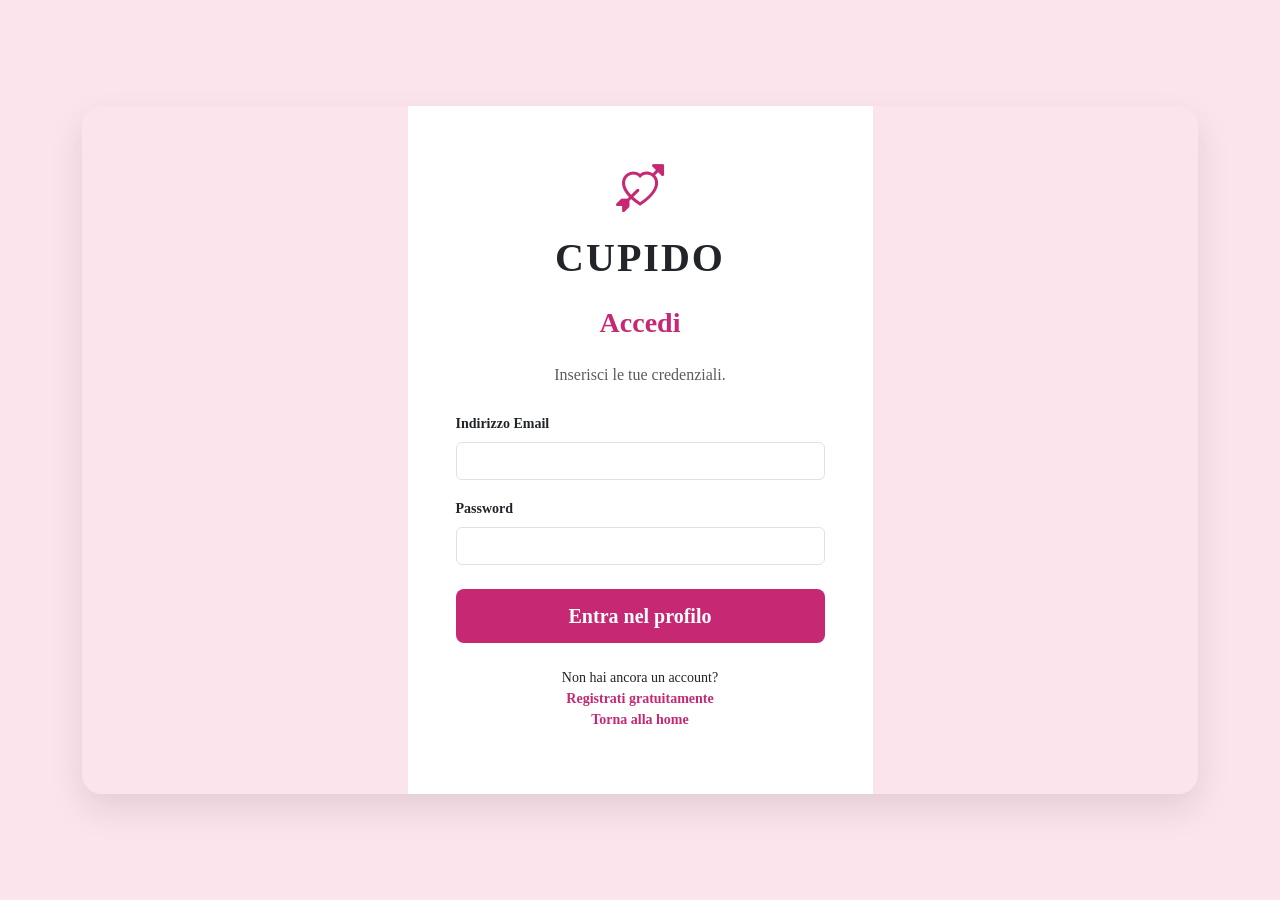
<file: frontend/index.html>
<!DOCTYPE html>
<html lang="it">

<head>
    <meta charset="UTF-8">
    <meta name="viewport" content="width=device-width, initial-scale=1.0">
    <title>DatingApp - Login</title>
    <link href="https://cdn.jsdelivr.net/npm/bootstrap@5.3.2/dist/css/bootstrap.min.css" rel="stylesheet">
    <link rel="stylesheet" href="https://cdn.jsdelivr.net/npm/bootstrap-icons@1.11.1/font/bootstrap-icons.css">

    <style>
        /* Definizione dei colori a tema senza rinominare le classi */
        :root {
            --primary-color: #c62874;
            --accent-color: #fce4ec;
            --text-main: #333;
        }

        body {
            background-color: var(--accent-color);
            font-family: 'Montserrat';
        }

        /* Container principale del layout */
        .main-wrapper {
            min-height: 100vh;
            display: flex;
            align-items: center;
            justify-content: center;
        }

        /* Sezione di sinistra: Immagine e Logo */
        .hero-section {
            background: linear-gradient(rgba(224, 82, 96, 0.6), rgba(0, 0, 0, 0.6)),
                url('https://images.unsplash.com/photo-1518199266791-c379a92b9414?q=80&w=1470&auto=format&fit=crop');
            background-size: cover;
            background-position: center;
            color: white;
            padding: 3rem;
        }

        /* Sezione di destra: Form di Login */
        .auth-section {
            background-color: #ffffff;
            padding: 3rem;
        }

        .form-title {
            color: var(--primary-color);
            font-weight: bold;
            margin-bottom: 1.5rem;
        }

        /* Pulsante d'azione principale */
        .btn-primary-action {
            background-color: var(--primary-color);
            border: none;
            padding: 12px;
            font-weight: 600;
            transition: opacity 0.3s;
        }

        .btn-primary-action:hover {
            background-color: #c62874;
            opacity: 0.9;
        }

        /* Utility per i bordi arrotondati del contenitore */
        .content-box {
            border-radius: 20px;
            overflow: hidden;
            box-shadow: 0 15px 35px rgba(0, 0, 0, 0.1);
        }

        
        .form-control:focus {
            border-color: var(--primary-color);
            box-shadow: 0 0 0 0.2rem rgba(198, 40, 116, 0.25);
        }

        .form-select:focus {
            border-color: var(--primary-color);
            box-shadow: 0 0 0 0.2rem rgba(198, 40, 116, 0.25);
        }
        .form-check-input:checked {
            background-color: var(--primary-color);
            border-color: var(--primary-color);
            box-shadow: 0 0 0 0.2rem rgba(198, 40, 116, 0.25);
        }
        .form-check-input{
            cursor: pointer;
        }

        .form-check-input:focus {
            border-color: var(--primary-color);
            box-shadow: 0 0 0 0.2rem rgba(198, 40, 116, 0.25);
        }
    </style>
</head>

<body>
    <div class="container main-wrapper">
        <div class="row content-box w-100 justify-content-center">
            <div class="col-lg-5 auth-section">
                <!-- logo e nome -->
                <div class="text-center mb-4">
                    <div class="brand-logo mb-2">
                        <i class="bi bi-arrow-through-heart" style="font-size: 3rem; color: var(--primary-color);"></i>
                    </div>
                    <h1 class="fw-bold" style="letter-spacing: 2px;">CUPIDO</h1>
                </div>

                <!-- titoloform -->
                <div class="text-center">
                    <h3 class="form-title">Accedi</h3>
                    <p class="text-muted mb-4">Inserisci le tue credenziali.</p>
                </div>

                <!-- oggetto form -->
                <form id="login-form">
                    <div class="mb-3">
                        <label for="email" class="form-label small fw-bold">Indirizzo Email</label>
                        <input type="email" class="form-control" id="email" required>
                    </div>

                    <div class="mb-4">
                        <label for="password" class="form-label small fw-bold">Password</label>
                        <input type="password" class="form-control" id="password" required>
                    </div>

                    <div class="d-grid">
                        <button type="submit" class="btn btn-primary-action text-white btn-lg">
                            Entra nel profilo
                        </button>
                    </div>
                </form>

                <!-- link che rimanda alla registrazione -->
                <div class="mt-4 text-center">
                    <p class="small">
                        Non hai ancora un account? <br>
                        <a href="registrazione.html" class="text-decoration-none"
                            style="color: var(--primary-color); font-weight: 600;">
                            Registrati gratuitamente
                        </a><br>
                        <a href="home.html" class="text-decoration-none"
                            style="color: var(--primary-color); font-weight: 600;">
                            Torna alla home
                        </a>
                    </p>
                </div>
            </div>
        </div>
    </div>


    <script src="https://cdn.jsdelivr.net/npm/bootstrap@5.3.2/dist/js/bootstrap.bundle.min.js"></script>
</body>

</html>
</file>
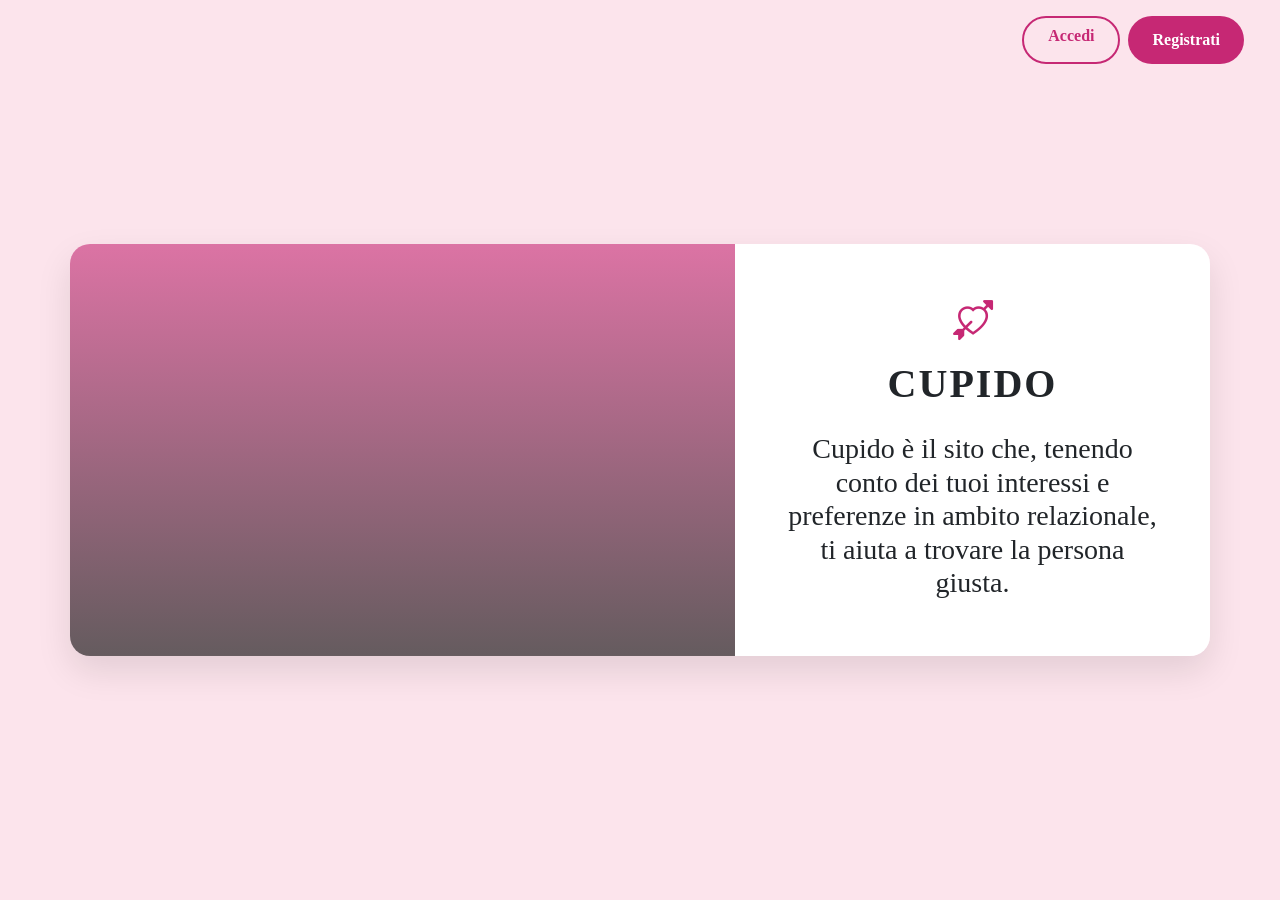
<file: frontend/home.html>
<!DOCTYPE html>
<html lang="it">
<head>
    <meta charset="UTF-8">
    <meta name="viewport" content="width=device-width, initial-scale=1.0">
    <title>Cupido - Registrazione</title>
    <link href="https://cdn.jsdelivr.net/npm/bootstrap@5.3.2/dist/css/bootstrap.min.css" rel="stylesheet">
    <link rel="stylesheet" href="https://cdn.jsdelivr.net/npm/bootstrap-icons@1.11.1/font/bootstrap-icons.css">
    
    <style>
        :root {
            --primary-color: #c62874;
            --accent-color: #fce4ec;
            --text-main: #333;
        }

        body {
            background-color: var(--accent-color);
            font-family: 'Monteserrat';
        }

        .main-wrapper {
            min-height: 100vh;
            display: flex;
            align-items: center;
            justify-content: center;
            padding: 2rem 0; /* Spazio extra per scroll su schermi piccoli */
        }

        .hero-section {
            background: linear-gradient(rgba(198, 40, 116, 0.6), rgba(0, 0, 0, 0.6)), 
                        url('https://images.unsplash.com/reserve/Af0sF2OS5S5gatqrKzVP_Silhoutte.jpg?q=80&w=2070&auto=format&fit=crop&ixlib=rb-4.1.0&ixid=M3wxMjA3fDB8MHxwaG90by1wYWdlfHx8fGVufDB8fHx8fA%3D%3D');
                        /*foto della pagina di apertura*/
            background-size: cover;
            background-position: center;
            color: white;
            padding: 3rem;
        }

        .auth-section {
            background-color: #ffffff;
            padding: 3rem;
        }

        .form-title {
            color: var(--primary-color);
            font-weight: bold;
            margin-bottom: 1rem;
        }

        .btn-primary-action {
            background-color: var(--primary-color);
            border: none;
            padding: 12px;
            font-weight: 600;
            transition: opacity 0.3s;
        }

        .btn-primary-action:hover {
            background-color: #a31f5f;
            opacity: 0.9;
        }

        .content-box {
            border-radius: 20px;
            overflow: hidden;
            box-shadow: 0 15px 35px rgba(0,0,0,0.1);
        }
        .btn-outline-custom{
            color: var(--primary-color);
            border: 2px solid var(--primary-color);
            font-weight: 600;
        }
        .btn-outline-custom:hover{
            background-color: #a31f5f;
            color:white;
            border-color: #a31f5f;
        }

        
        .form-control:focus {
            border-color: var(--primary-color);
            box-shadow: 0 0 0 0.2rem rgba(198, 40, 116, 0.25);
        }

        .form-select:focus {
            border-color: var(--primary-color);
            box-shadow: 0 0 0 0.2rem rgba(198, 40, 116, 0.25);
        }
    </style>
</head>

<body>
    <nav class="navbar navbar-expand-lg fixed-top px-4 py-3"> <!--barra di navigazione-->
        <div class="container-fluid justify-content-end">
            <div class="d-flex gap-2"> <!--dice ai div di rimanere fluidi nell'allinearsi, invece di andare a capo-->
                <a href="index.html" class="btn btn-outline-custom rounded-pill px-4 text-center">
                    Accedi
                </a>
                <a href="registrazione.html" class="btn btn-primary-action text-white rounded-pill px-4">
                    Registrati
                </a>
            </div>
        </div>
    </nav>

    <!--struttura della fascia grafica centrale-->
    <div class="container main-wrapper">
        <div class="row content-box w-100">
            
            <div class="col-lg-7 d-none d-lg-flex hero-section flex-column justify-content-center text-center">
                <!-- eventuale contenuto scritto nel centro 
                VUOTA COME è ADESSO SI PUò TOGLIERE-->
            </div>

            <div class="col-lg-5 auth-section">
                <div class="text-center mb-4">
                    <div class="brand-logo mb-2">
                        <!-- icona -->
                        <i class="bi bi-arrow-through-heart" style="font-size: 2.5rem; color: var(--primary-color);"></i>
                    </div>
                    <!--  -->
                    <h1 class="fw-bold h1" style="letter-spacing: 2px;">CUPIDO</h1>
                </div>
                <div class="text-center">
                    <h3>
                        Cupido è il sito che, tenendo conto dei tuoi interessi e preferenze in ambito relazionale, ti aiuta a trovare la persona giusta.
                    </h3>
                </div>
            </div>

        </div>
    </div>

    <script src="https://cdn.jsdelivr.net/npm/bootstrap@5.3.2/dist/js/bootstrap.bundle.min.js"></script>
</body>
</html>
</file>
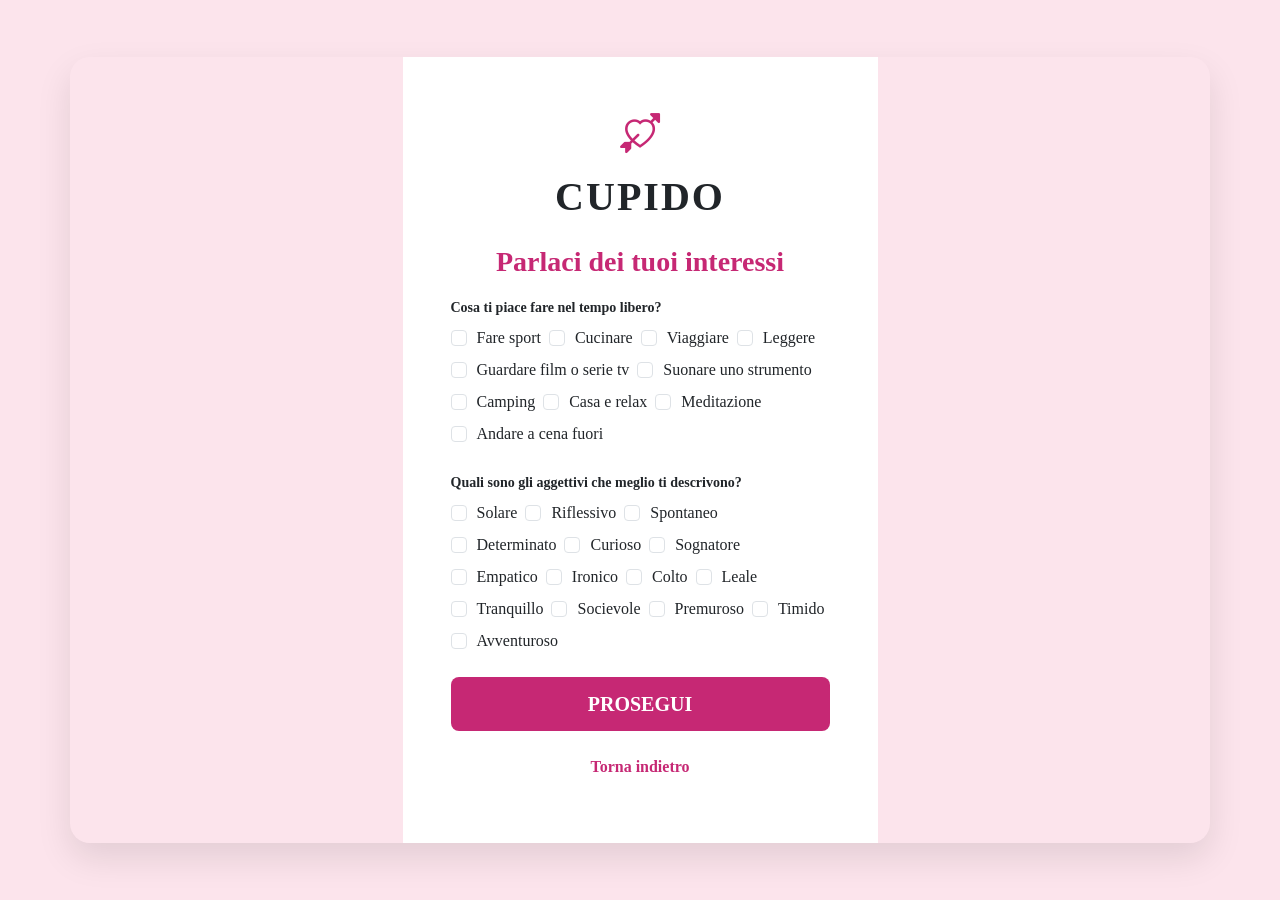
<file: frontend/reg1.html>
<!DOCTYPE html>
<html lang="it">

<head>
    <meta charset="UTF-8">
    <meta name="viewport" content="width=device-width, initial-scale=1.0">
    <title>Cupido - Registrazione</title>
    <link href="https://cdn.jsdelivr.net/npm/bootstrap@5.3.2/dist/css/bootstrap.min.css" rel="stylesheet">
    <link rel="stylesheet" href="https://cdn.jsdelivr.net/npm/bootstrap-icons@1.11.1/font/bootstrap-icons.css">

    <style>
        :root {
            --primary-color: #c62874;
            --accent-color: #fce4ec;
            --text-main: #333;
        }

        body {
            background-color: var(--accent-color);
            font-family: 'Monteserrat';
        }

        .main-wrapper {
            min-height: 100vh;
            display: flex;
            align-items: center;
            justify-content: center;
            padding: 2rem 0;
            /* Spazio extra per scroll su schermi piccoli */
        }

        .hero-section {
            background: linear-gradient(rgba(198, 40, 116, 0.6), rgba(0, 0, 0, 0.6)),
                url('https://images.unsplash.com/photo-1511988617509-a57c8a288659?q=80&w=1471&auto=format&fit=crop');
            background-size: cover;
            background-position: center;
            color: white;
            padding: 3rem;
        }

        .auth-section {
            background-color: #ffffff;
            padding: 3rem;
        }

        .form-title {
            color: var(--primary-color);
            font-weight: bold;
            margin-bottom: 1rem;
        }

        .btn-primary-action {
            background-color: var(--primary-color);
            border: none;
            padding: 12px;
            font-weight: 600;
            transition: opacity 0.3s;
        }

        .btn-primary-action:hover {
            background-color: #a31f5f;
            opacity: 0.9;
        }

        .content-box {
            border-radius: 20px;
            overflow: hidden;
            box-shadow: 0 15px 35px rgba(0, 0, 0, 0.1);
        }

        .item-ancorato{
            display: flex;
            justify-content: center;
            gap: 10px;
        }

        .form-check-input:checked{
            background-color: var(--primary-color) !important;
            border-color: var(--primary-color) !important;
        }

         .form-check-input:focus{
            border-color: var(--primary-color);
            box-shadow: 0 0 0 0.2rem rgba(198, 40, 116, 0.25);
        }

       
    </style>
</head>

<body>

    <div class="container main-wrapper">
        <div class="row content-box w-100 justify-content-center">

            <div class="col-lg-5 auth-section">
                <div class="text-center mb-4">
                    <div class="brand-logo mb-2">
                        <i class="bi bi-arrow-through-heart"
                            style="font-size: 2.5rem; color: var(--primary-color);"></i>
                    </div>
                    <h1 class="fw-bold h1" style="letter-spacing: 2px;">CUPIDO</h1>
                </div>

                <div class="text-center">
                    <h3 class="form-title">Parlaci dei tuoi interessi</h3>
                </div>

                <form id="register-form">
                    <label class="form-label small fw-bold">Cosa ti piace fare nel tempo libero?</label><br>
                    <div class="d-flex flex-wrap gap-2">

                        <div class= "item-ancorato"> 
                            <input type="checkbox" id="sport" value="sport" class="form-check-input">
                            <label for="sport">Fare sport</label>  
                        </div>
                        
                        <div class= "item-ancorato"> 
                            <input type="checkbox" id="cucina" value="cucina" class="form-check-input">
                            <label for="cucina">Cucinare</label>  
                        </div>
                        
                        <div class= "item-ancorato"> 
                            <input type="checkbox" id="viaggi" value="viaggi" class="form-check-input   ">
                            <label for="viaggi">Viaggiare</label> 
                        </div>

                        <div class= "item-ancorato"> 
                            <input type="checkbox" id="lettura" value="lettura" class="form-check-input">
                            <label for="lettura">Leggere</label> 
                        </div>

                        <div class= "item-ancorato"> 
                            <input type="checkbox" id="cinema" value="cinema" class="form-check-input   ">
                            <label for="cinema">Guardare film o serie tv</label>
                        </div>

                        <div class= "item-ancorato"> 
                            <input type="checkbox" id="suonare" value="suonare" class="form-check-input">
                            <label for="suonare">Suonare uno strumento</label>
                        </div>

                        <div class= "item-ancorato"> 
                            <input type="checkbox" id="camping" value="camping" class="form-check-input">
                            <label for="camping">Camping</label>
                        </div>

                        <div class= "item-ancorato"> 
                            <input type="checkbox" id="casa" value="casa" class="form-check-input">
                            <label for="casa">Casa e relax</label>
                        </div>

                        <div class= "item-ancorato"> 
                            <input type="checkbox" id="meditazione" value="meditazione" class="form-check-input">
                            <label for="meditazione">Meditazione</label>
                        </div>

                        <div class= "item-ancorato"> 
                            <input type="checkbox" id="cena" value="cena" class="form-check-input">
                            <label for="cena">Andare a cena fuori</label>
                        </div>
 
                    </div><br>


                    <label class="form-label small fw-bold">Quali sono gli aggettivi che meglio ti
                        descrivono?</label><br>
                    <div class="d-flex flex-wrap gap-2">

                        <div class= "item-ancorato"> 
                            <input type="checkbox" id="solare" value="solare" class="form-check-input">
                            <label for="solare">Solare</label>
                        </div>
                        
                        <div class= "item-ancorato"> 
                            <input type="checkbox" id="riflessivo" value="riflessivo" class="form-check-input">
                            <label for="riflessivo">Riflessivo</label>
                        </div>


                        <div class= "item-ancorato"> 
                            <input type="checkbox" id="spontaneo" value="spontaneo" class="form-check-input">
                            <label for="spontaneo">Spontaneo</label>
                        </div>

                        
                        <div class= "item-ancorato"> 
                            <input type="checkbox" id="determinato" value="determinato" class="form-check-input">
                            <label for="determinato">Determinato</label>
                        </div>
                        
                        <div class= "item-ancorato"> 
                            <input type="checkbox" id="curioso" value="curioso" class="form-check-input">
                            <label for="curioso">Curioso</label>
                        </div>
                        
                        <div class= "item-ancorato"> 
                            <input type="checkbox" id="sognatore" value="sognatore" class="form-check-input">
                            <label for="sognatore">Sognatore</label>
                        </div>
                        
                        <div class= "item-ancorato"> 
                            <input type="checkbox" id="empatico" value="empatico" class="form-check-input">
                            <label for="empatico">Empatico</label>
                        </div>
                        
                        <div class= "item-ancorato"> 
                            <input type="checkbox" id="ironico" value="ironico" class="form-check-input">
                            <label for="ironico">Ironico</label>
                        </div>
                        
                        <div class= "item-ancorato"> 
                            <input type="checkbox" id="colto" value="colto" class="form-check-input">
                            <label for="colto">Colto</label>
                        </div>
                        
                        <div class= "item-ancorato"> 
                            <input type="checkbox" id="leale" value="leale" class="form-check-input">
                            <label for="leale">Leale</label>
                        </div>
                        
                        <div class= "item-ancorato"> 
                            <input type="checkbox" id="tranquillo" value="tranquillo" class="form-check-input">
                            <label for="tranquillo">Tranquillo</label>
                        </div>
                        
                        <div class= "item-ancorato"> 
                            <input type="checkbox" id="socievole" value="socievole" class="form-check-input">
                            <label for="socievole">Socievole</label>
                        </div>
                        
                        <div class= "item-ancorato"> 
                            <input type="checkbox" id="premuroso" value="premuroso" class="form-check-input">
                            <label for="premuroso">Premuroso</label>
                        </div>
                        
                        <div class= "item-ancorato"> 
                            <input type="checkbox" id="timido" value="timido" class="form-check-input">
                            <label for="timido">Timido</label>
                        </div>
                        
                        <div class= "item-ancorato"> 
                            <input type="checkbox" id="avventuroso" value="avventuroso" class="form-check-input">
                            <label for="avventuroso">Avventuroso</label>
                        </div>
                        
                        
                    </div><br>

                    <div class="d-grid">
                        <a href="reg2.html" class="btn btn-primary-action text-white btn-lg">
                            PROSEGUI
                        </a>
                    </div>
                </form>

                <div class="mt-4 text-center">
                    <a href="registrazione.html" class="text-decoration-none"
                        style="color: var(--primary-color); font-weight: 600;">
                        Torna indietro
                    </a>
                    </p>
                </div>
            </div>

        </div>
    </div>
    
    <script src="https://cdn.jsdelivr.net/npm/bootstrap@5.3.2/dist/js/bootstrap.bundle.min.js"></script>
</body>

</html>
</file>
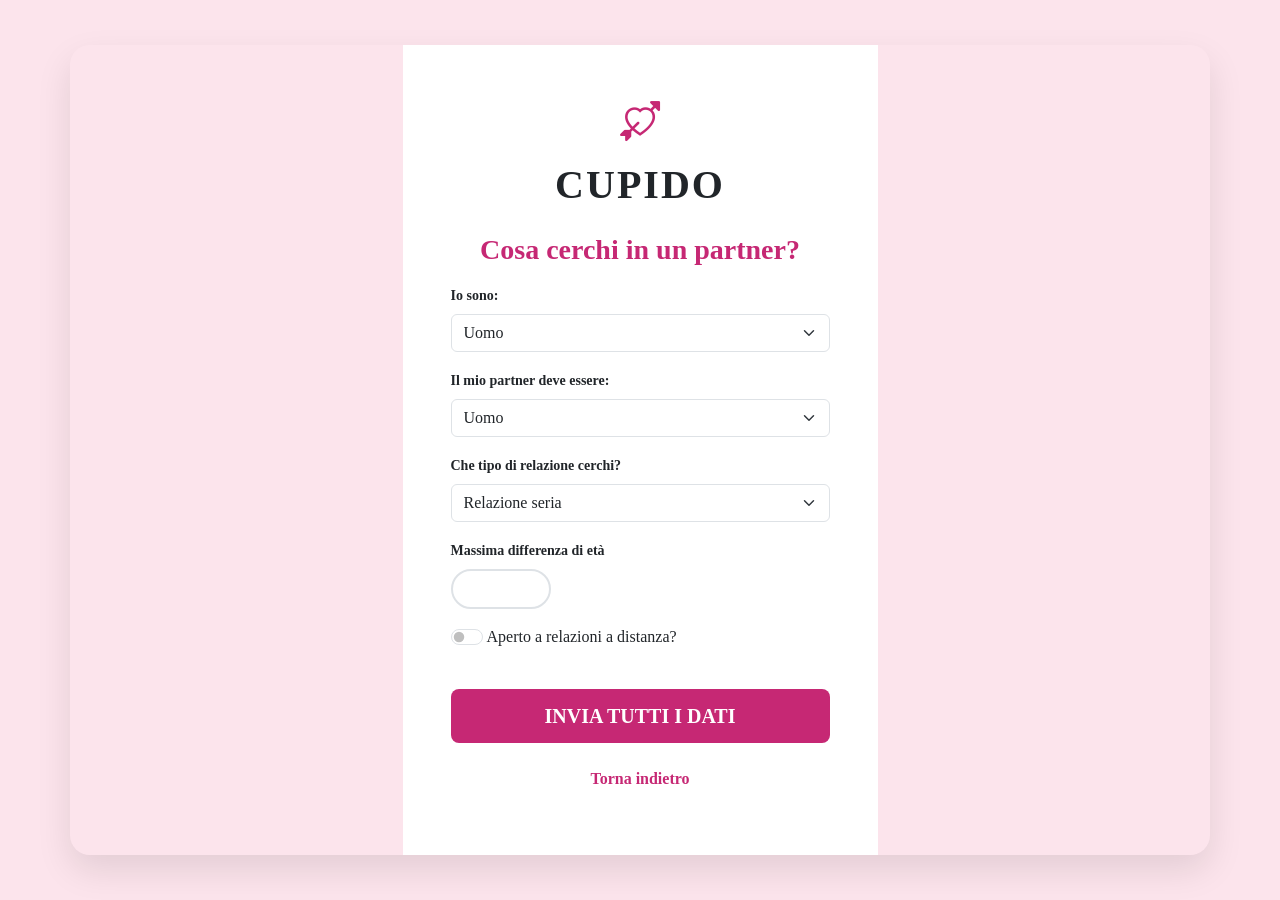
<file: frontend/reg2.html>
<!DOCTYPE html>
<html lang="it">
<head>
    <meta charset="UTF-8">
    <meta name="viewport" content="width=device-width, initial-scale=1.0">
    <title>Cupido - Registrazione</title>
    <link href="https://cdn.jsdelivr.net/npm/bootstrap@5.3.2/dist/css/bootstrap.min.css" rel="stylesheet">
    <link rel="stylesheet" href="https://cdn.jsdelivr.net/npm/bootstrap-icons@1.11.1/font/bootstrap-icons.css">
    
    <style>
        :root {
            --primary-color: #c62874;
            --accent-color: #fce4ec;
            --text-main: #333;
        }

        body {
            background-color: var(--accent-color);
            font-family: 'Monteserrat';
        }

        .main-wrapper {
            min-height: 100vh;
            display: flex;
            align-items: center;
            justify-content: center;
            padding: 2rem 0; /* Spazio extra per scroll su schermi piccoli */
        }

        .hero-section {
            background: linear-gradient(rgba(198, 40, 116, 0.6), rgba(0, 0, 0, 0.6)), 
                        url('https://images.unsplash.com/photo-1511988617509-a57c8a288659?q=80&w=1471&auto=format&fit=crop');
            background-size: cover;
            background-position: center;
            color: white;
            padding: 3rem;
        }

        .auth-section {
            background-color: #ffffff;
            padding: 3rem;
        }

        .form-title {
            color: var(--primary-color);
            font-weight: bold;
            margin-bottom: 1rem;
        }

        .btn-primary-action {
            background-color: var(--primary-color);
            border: none;
            padding: 12px;
            font-weight: 600;
            transition: opacity 0.3s;
        }

        .btn-primary-action:hover {
            background-color: #a31f5f;
            opacity: 0.9;
        }

        .content-box {
            border-radius: 20px;
            overflow: hidden;
            box-shadow: 0 15px 35px rgba(0,0,0,0.1);
        }

        .form-control:focus {
            border-color: var(--primary-color);
            box-shadow: 0 0 0 0.2rem rgba(198, 40, 116, 0.25);
        }

        .form-select:focus {
            border-color: var(--primary-color);
            box-shadow: 0 0 0 0.2rem rgba(198, 40, 116, 0.25);
        }
        .form-check-input:checked {
            background-color: var(--primary-color);
            border-color: var(--primary-color);
            box-shadow: 0 0 0 0.2rem rgba(198, 40, 116, 0.25);
        }
        .form-check-input{
            cursor: pointer;
        }

        .form-check-input:focus {
            border-color: var(--primary-color);
            box-shadow: 0 0 0 0.2rem rgba(198, 40, 116, 0.25);
        }

    </style>
</head>
<body>

<div class="container main-wrapper">
    <div class="row content-box w-100 justify-content-center">

        <div class="col-lg-5 auth-section">
            <div class="text-center mb-4">
                <div class="brand-logo mb-2">
                    <i class="bi bi-arrow-through-heart" style="font-size: 2.5rem; color: var(--primary-color);"></i>
                </div>
                <h1 class="fw-bold h1" style="letter-spacing: 2px;">CUPIDO</h1>
            </div>

            <div class="text-center">
                <h3 class="form-title">Cosa cerchi in un partner?</h3>
            </div>


            <form id="register-form">
                <div class="mb-3">
                    <label class="form-label small fw-bold">Io sono:</label>
                    <select class="form-select" id="gender" required>
                        <option value="uomo">Uomo</option>
                        <option value="donna">Donna</option>
                    </select>
                </div>

                <div class="mb-3">
                    <label class="form-label small fw-bold">Il mio partner deve essere:</label>
                    <select class="form-select" id="partner_gender" required>
                        <option value="uomo">Uomo</option>
                        <option value="donna">Donna</option>
                    </select>
                </div>
                
                <div class="mb-3">
                    <label class="form-label small fw-bold">Che tipo di relazione cerchi?</label>
                    <select class="form-select" id="relazione" required>
                        <option value="seria">Relazione seria</option>
                        <option value="aperta">Relazione aperta</option>
                        <option value="amicizia">Amicizia</option>
                    </select>
                </div>

                <div class="mb-3">
                    <label for="ageDiff" class="form-label small fw-bold">Massima differenza di età</label>
                    <input type="number" class="form-control rounded-pill border-2" id="ageDiff" min="0" max="50" style="width: 100px;">
                </div>

                
                <div class="from-check form-switch mb-3">
                    <input class="form-check-input" type="checkbox" role="switch" id="lungaDistanza">
                    <label for="form-check-label small fw-bold" for="lungaDistanza">Aperto a relazioni a distanza?</label>
                </div>

                <br>
                

                <div class="d-grid">
                    <button type="submit" class="btn btn-primary-action text-white btn-lg">
                        INVIA TUTTI I DATI
                    </button>
                </div>
            </form>

            <div class="mt-4 text-center">
                    <a href="reg1.html" class="text-decoration-none" style="color: var(--primary-color); font-weight: 600;">
                        Torna indietro
                    </a>
                </p>
            </div>
        </div>

    </div>
</div>

<script src="https://cdn.jsdelivr.net/npm/bootstrap@5.3.2/dist/js/bootstrap.bundle.min.js">
<!-- servirà per il server -->
    function rilevaPosizione(){
        const status = document.getElementById('status-localizzazione');
        const locationInput = document.getElementById('location');

        if(!navigator.geolocation){
            status.innerHTML = '<span class ="text-danger">Geolocalizzazione non disponibile.</span>';
            return;
        }

        status.innerHTML = '<span class="text-muted">Rilevamento della posizione...</span>';

        navigator.geolocation.getCurrentPosition((position) =>{
            const lat = position.coords.latitude;
            const lng = position.coords.longitude;

            document.getElementById('latitudine').value = lat;
            document.getElementById('longitudine').value = lng;

            status.innerHTML = '<span class="text-success">Posizione rilevata con successo!</span>';
            locationInput.value = "Coordinate rilevate";
        },
        ()=>{
            status.innerHTML = '<span class="text-danger">Impossibile rilevare la posizione.</span>';
        }
        );
    }

</script>
</body>
</html>
</file>
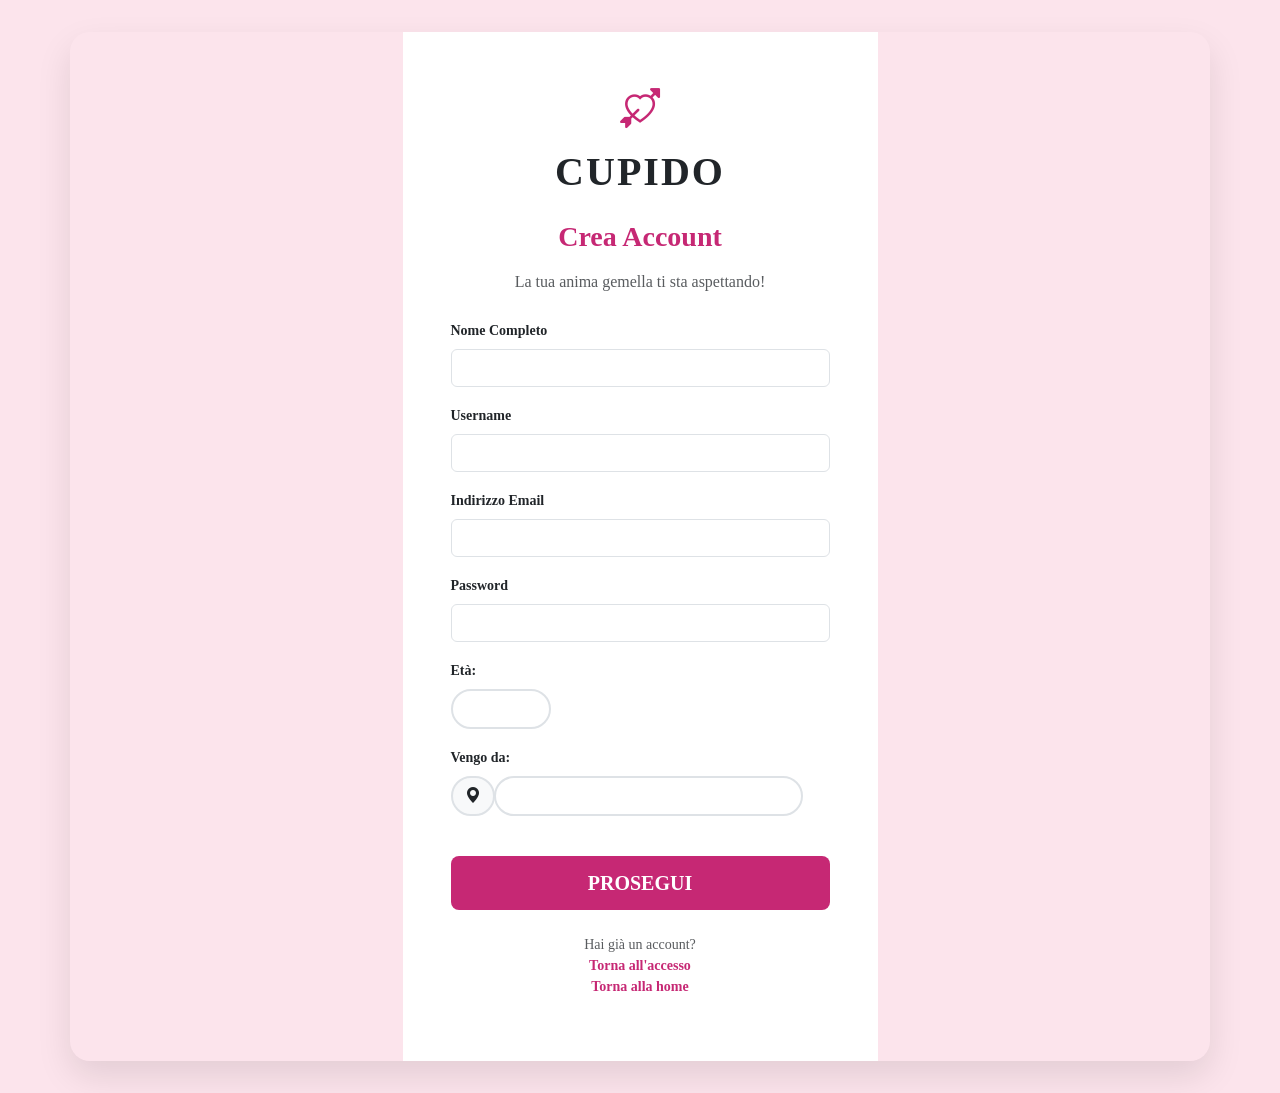
<file: frontend/registrazione.html>
<!DOCTYPE html>
<html lang="it">
<head>
    <meta charset="UTF-8">
    <meta name="viewport" content="width=device-width, initial-scale=1.0">
    <title>Cupido - Registrazione</title>
    <link href="https://cdn.jsdelivr.net/npm/bootstrap@5.3.2/dist/css/bootstrap.min.css" rel="stylesheet">
    <link rel="stylesheet" href="https://cdn.jsdelivr.net/npm/bootstrap-icons@1.11.1/font/bootstrap-icons.css">
    
    <style>
        :root {
            --primary-color: #c62874;
            --accent-color: #fce4ec;
            --text-main: #333;
        }

        body {
            background-color: var(--accent-color);
            font-family: 'Monteserrat';
        }

        .main-wrapper {
            min-height: 100vh;
            display: flex;
            align-items: center;
            justify-content: center;
            padding: 2rem 0; /* Spazio extra per scroll su schermi piccoli */
        }

        .hero-section {
            background: linear-gradient(rgba(198, 40, 116, 0.6), rgba(0, 0, 0, 0.6)), 
                        url('https://images.unsplash.com/photo-1511988617509-a57c8a288659?q=80&w=1471&auto=format&fit=crop');
            background-size: cover;
            background-position: center;
            color: white;
            padding: 3rem;
        }

        .auth-section {
            background-color: #ffffff;
            padding: 3rem;
        }

        .form-title {
            color: var(--primary-color);
            font-weight: bold;
            margin-bottom: 1rem;
        }

        .btn-primary-action {
            background-color: var(--primary-color);
            border: none;
            padding: 12px;
            font-weight: 600;
            transition: opacity 0.3s;
        }

        .btn-primary-action:hover {
            background-color: #a31f5f;
            opacity: 0.9;
        }

        .content-box {
            border-radius: 20px;
            overflow: hidden;
            box-shadow: 0 15px 35px rgba(0,0,0,0.1);
        }

        .form-control:focus {
            border-color: var(--primary-color);
            box-shadow: 0 0 0 0.2rem rgba(198, 40, 116, 0.25);
        }

        .form-select:focus {
            border-color: var(--primary-color);
            box-shadow: 0 0 0 0.2rem rgba(198, 40, 116, 0.25);
        }
        .form-check-input:checked {
            background-color: var(--primary-color);
            border-color: var(--primary-color);
            box-shadow: 0 0 0 0.2rem rgba(198, 40, 116, 0.25);
        }
        .form-check-input{
            cursor: pointer;
        }

        .form-check-input:focus {
            border-color: var(--primary-color);
            box-shadow: 0 0 0 0.2rem rgba(198, 40, 116, 0.25);
        }
    </style>
</head>
<body>

<div class="container main-wrapper">
    <div class="row content-box w-100 justify-content-center">
        <div class="col-lg-5 auth-section">
            <div class="text-center mb-4">
                <div class="brand-logo mb-2">
                    <i class="bi bi-arrow-through-heart" style="font-size: 2.5rem; color: var(--primary-color);"></i>
                </div>
                <h1 class="fw-bold h1" style="letter-spacing: 2px;">CUPIDO</h1>
            </div>

            <div class="text-center">
                <h3 class="form-title">Crea Account</h3>
                <p class="text-muted mb-4">La tua anima gemella ti sta aspettando!</p>
            </div>

<!-- campi di testo per registrarsi!
 vedi da qui gli id! -->
 
            <form action="reg1.html" id="register-form"> 
                <!-- con action gli dico cosa fare,
                una volta compilato il form viene attivato il file reg1-->
                <div class="mb-3">
                    <!-- questo for coincide con l'id dell'input, serve per fare leggere lo screen reader,
                    elemento utile per i non vedenti,
                    aumenta l'area di click senza che l'utente debba essere preciso-->
                    <label for="fullname" class="form-label small fw-bold">Nome Completo</label>
                    <input type="text" class="form-control" id="fullname" required>
                </div>

                <div class="mb-3">
                    <label for="username" class="form-label small fw-bold">Username</label>
                    <input type="text" class="form-control" id="username" required>
                </div>

                <div class="mb-3">
                    <label for="email" class="form-label small fw-bold">Indirizzo Email</label>
                    <input type="email" class="form-control" id="email" required>
                </div>
                
                <div class="mb-3">
                    <label for="password" class="form-label small fw-bold">Password</label>
                    <input type="password" class="form-control" id="password" required>
                </div>

                
                <div class="mb-3">
                    <label for="age" class="form-label small fw-bold">Età:</label>
                    <input type="number" class="form-control rounded-pill border-2" id="age" min="18" max="100" style="width: 100px;" required>
                </div>

                <div class="mb-3">
                    <label for="location" class="form-label small fw-bold">Vengo da: </label>
                    <div class="input-group">
                        <span class="input-group-text bg-withe border-2 rounded-pill ">
                            <i class="bi bi-geo-alt-fill" text-danger></i>
                        </span>
                        <input type="text" class="form-control border-2 rounded-pill" id="location" required>
                        <button class="btn btn-otline-secondary border-2 rounded-pill">
                            <i class="bi bi-gps-fixed" style="color: var(--primary-color);"></i>
                        </button>
                    </div>
                    <div id="status-localizzazione" class="form-text" style="font-size: 0.8rem;">
                    </div>
                </div>

                <input type="hidden" id="latitudine" name="lat">
                <input type="hidden" id="longitudine" name="lng">
                <br>

                <div class="d-grid">
                    <button type="submit" class="btn btn-primary-action text-white btn-lg">
                        PROSEGUI
                    </button>
                </div>
            </form>

            <div class="mt-4 text-center">
                <p class="small text-muted">
                    Hai già un account? <br>
                    <a href="index.html" class="text-decoration-none" style="color: var(--primary-color); font-weight: 600;">
                        Torna all'accesso
                    </a><br>
                    <a href="home.html" class="text-decoration-none" style="color: var(--primary-color); font-weight: 600;">
                        Torna alla home
                     </a>
                </p>
            </div>
        </div>

    </div>
</div>

<script src="https://cdn.jsdelivr.net/npm/bootstrap@5.3.2/dist/js/bootstrap.bundle.min.js"></script>
</body>
</html>
</file>
